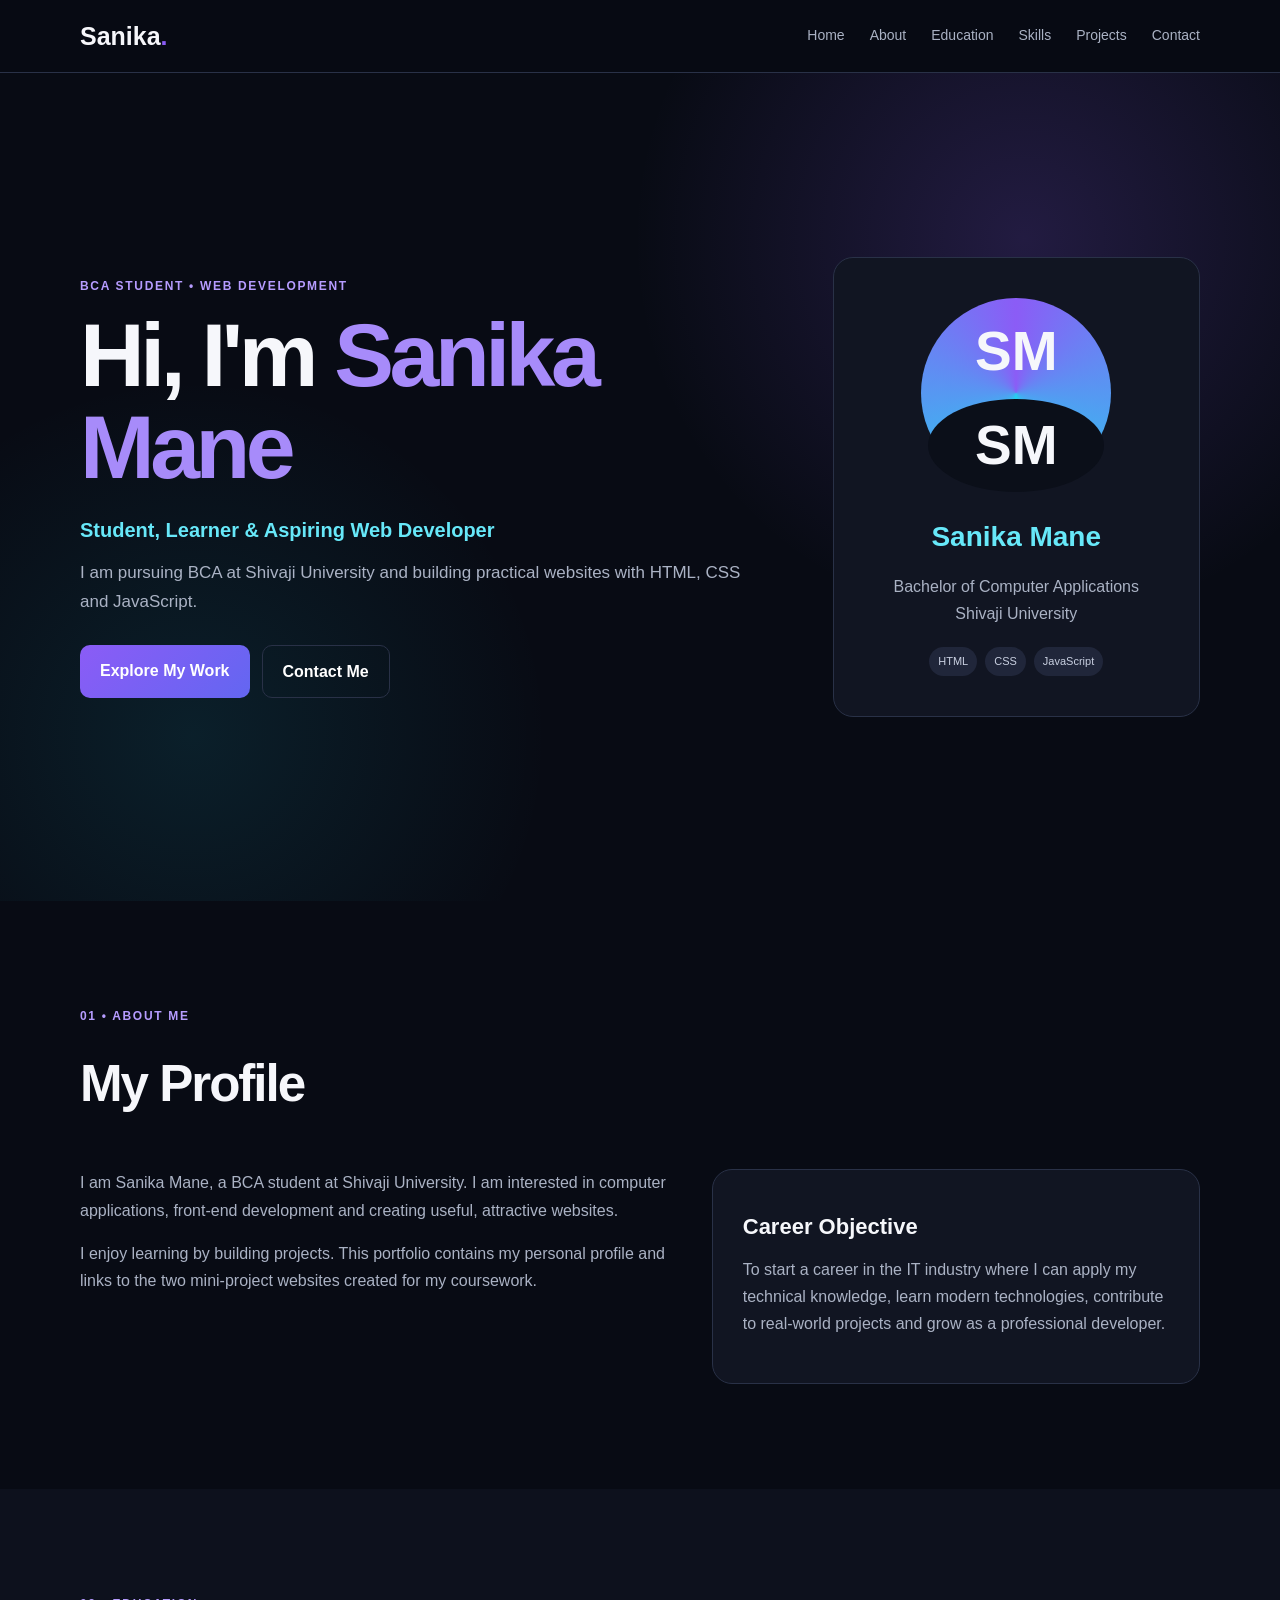
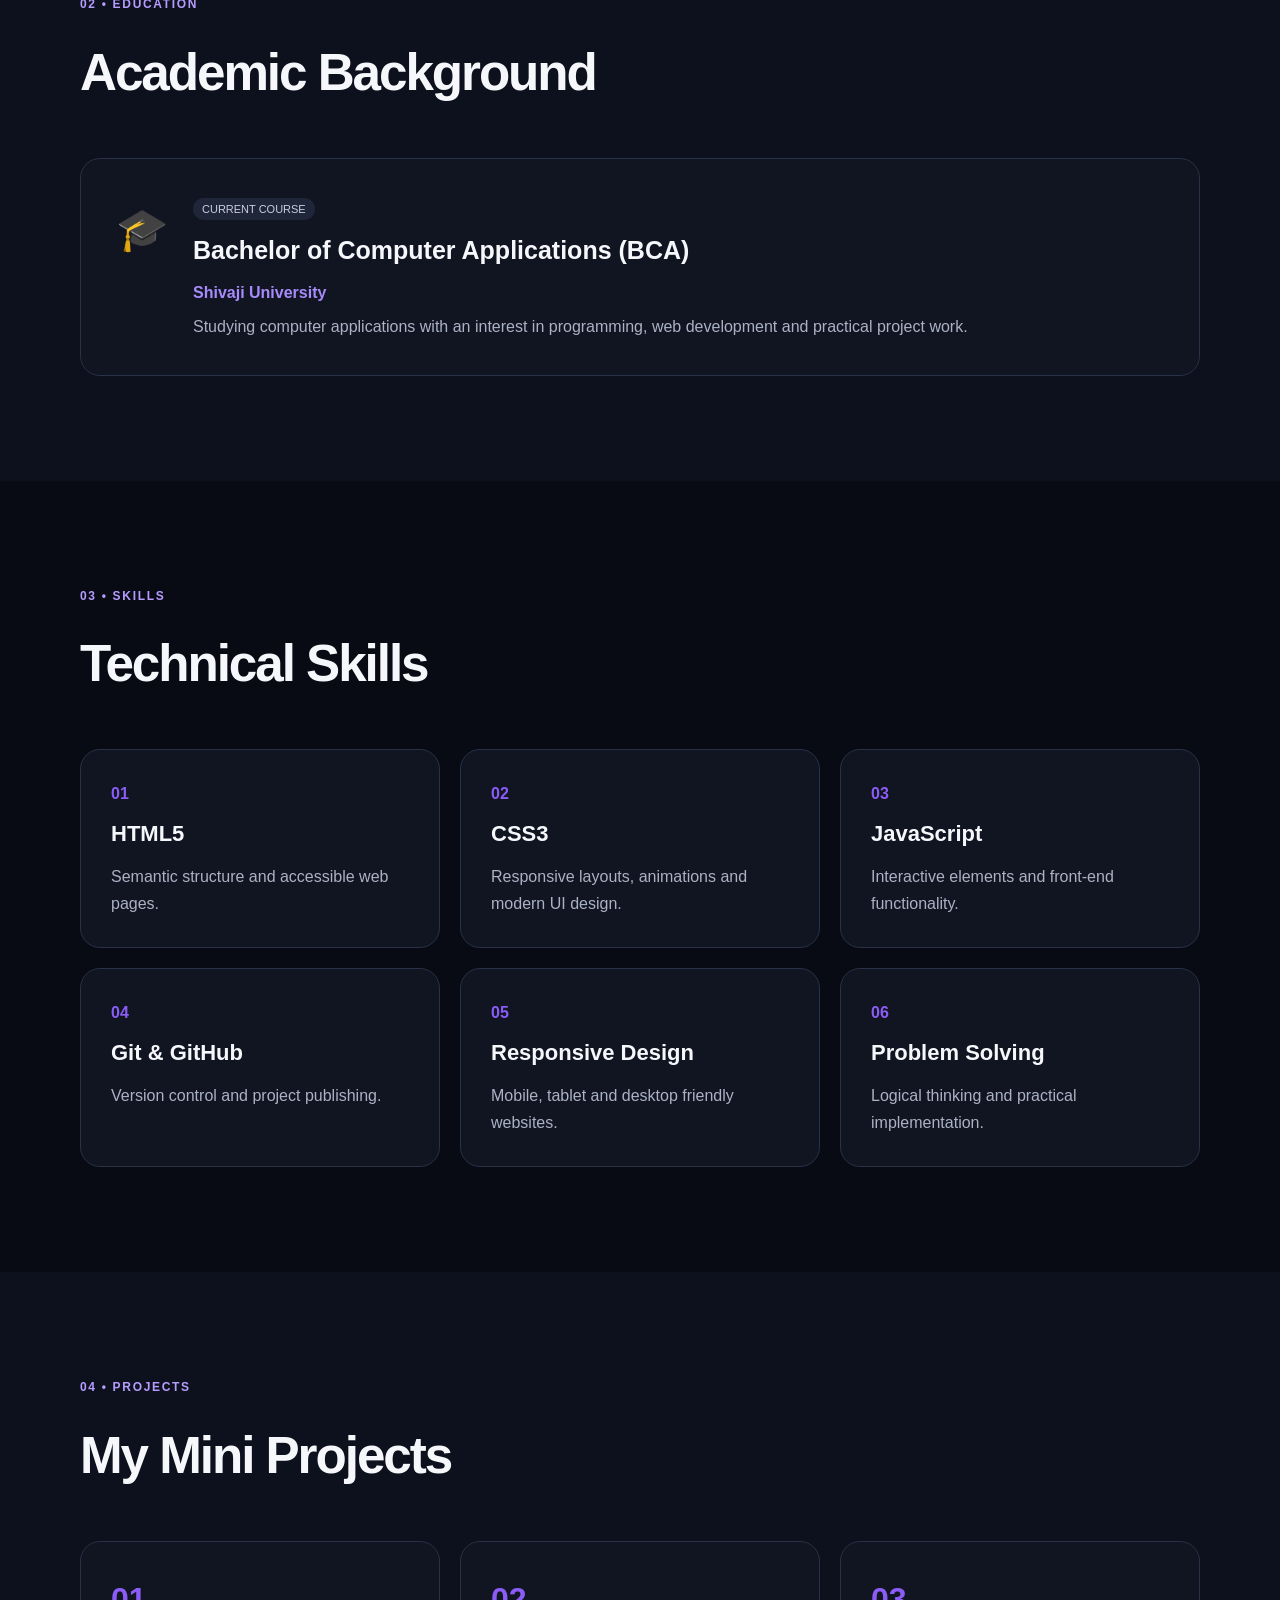
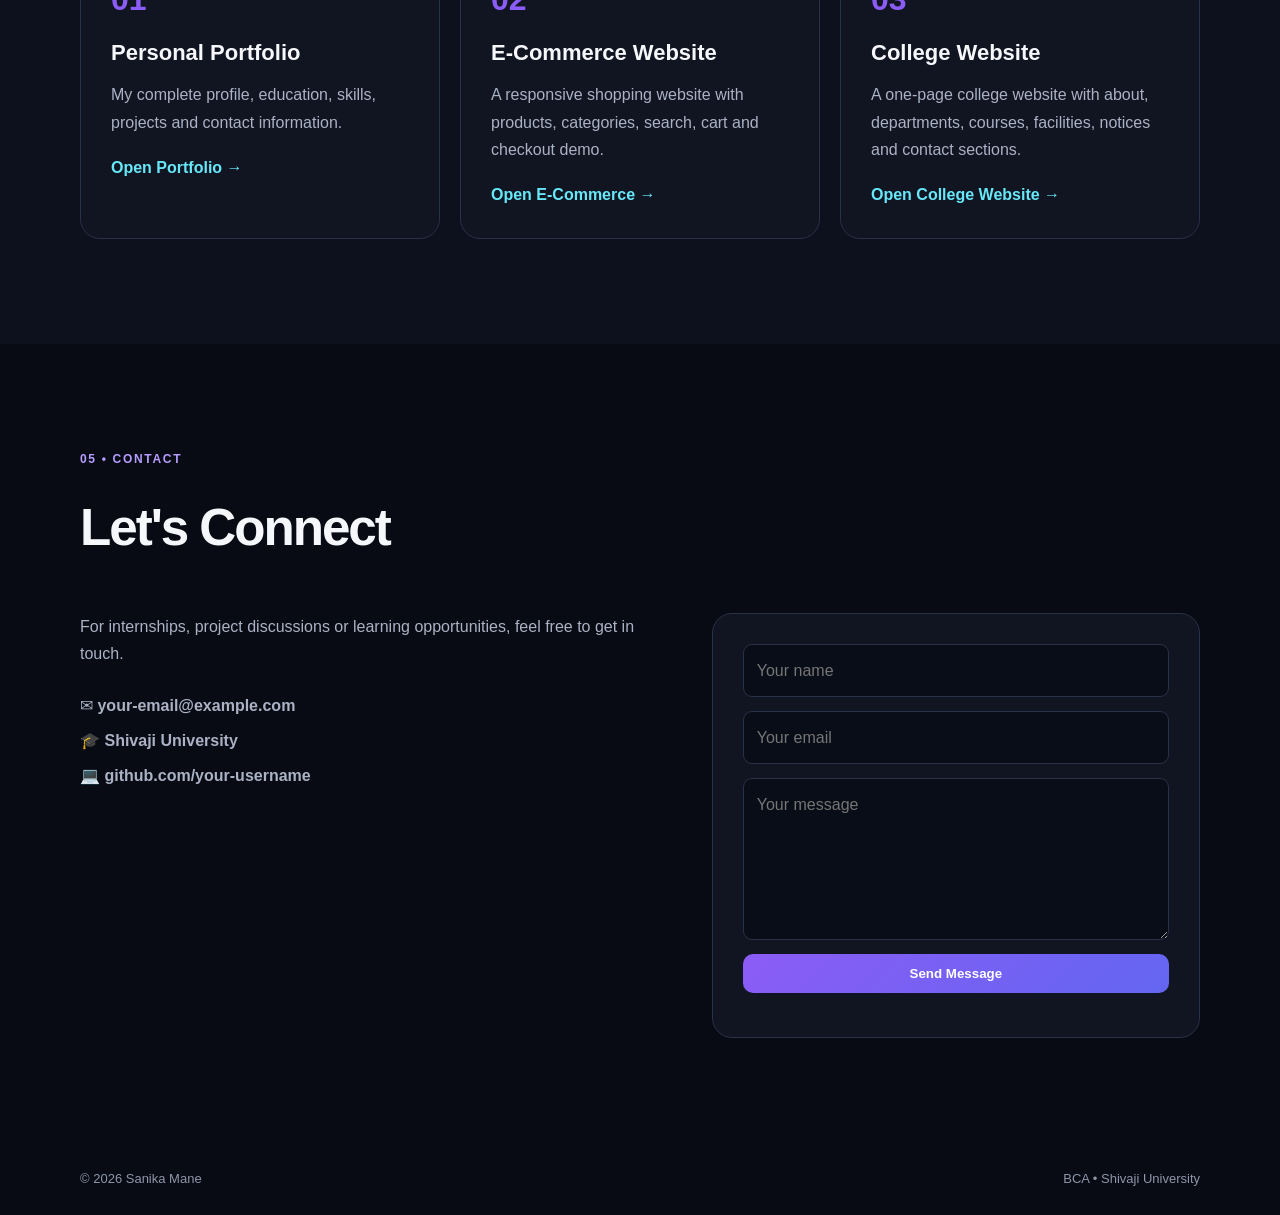
<file: index.html>
<!DOCTYPE html>
<html lang="en">
<head>
<meta charset="UTF-8">
<meta name="viewport" content="width=device-width, initial-scale=1.0">
<title>Sanika Mane | Personal Portfolio</title>
<link rel="stylesheet" href="style.css">
</head>
<body>
<header class="header">
  <nav class="nav container">
    <a class="logo" href="index.html">Sanika<span>.</span></a>
    <button class="menu" onclick="toggleMenu()">☰</button>
    <div class="nav-links" id="navLinks">
      <a href="index.html">Home</a><a href="#about">About</a><a href="#education">Education</a>
      <a href="#skills">Skills</a><a href="#projects">Projects</a><a href="#contact">Contact</a>
    </div>
  </nav>
</header>

<main>
<section class="hero">
  <div class="container hero-grid">
    <div>
      <p class="eyebrow">BCA STUDENT • WEB DEVELOPMENT</p>
      <h1>Hi, I'm <span>Sanika Mane</span></h1>
      <h2>Student, Learner & Aspiring Web Developer</h2>
      <p class="lead">I am pursuing BCA at Shivaji University and building practical websites with HTML, CSS and JavaScript.</p>
      <div class="actions"><a class="btn" href="#projects">Explore My Work</a><a class="btn outline" href="#contact">Contact Me</a></div>
    </div>
    <div class="profile-card">
      <div class="avatar">SM</div>
      <h2>Sanika Mane</h2><p>Bachelor of Computer Applications</p><p>Shivaji University</p>
      <div class="profile-tags"><span>HTML</span><span>CSS</span><span>JavaScript</span></div>
    </div>
  </div>
</section>

<section id="about" class="section">
<div class="container">
  <p class="eyebrow">01 • ABOUT ME</p><h2 class="section-title">My Profile</h2>
  <div class="two-col">
    <div><p>I am Sanika Mane, a BCA student at Shivaji University. I am interested in computer applications, front-end development and creating useful, attractive websites.</p>
    <p>I enjoy learning by building projects. This portfolio contains my personal profile and links to the two mini-project websites created for my coursework.</p></div>
    <div class="card"><h3>Career Objective</h3><p>To start a career in the IT industry where I can apply my technical knowledge, learn modern technologies, contribute to real-world projects and grow as a professional developer.</p></div>
  </div>
</div>
</section>

<section id="education" class="section dark">
<div class="container">
  <p class="eyebrow">02 • EDUCATION</p><h2 class="section-title">Academic Background</h2>
  <div class="timeline-card"><div class="big-icon">🎓</div><div><span class="label">CURRENT COURSE</span><h3>Bachelor of Computer Applications (BCA)</h3><h4>Shivaji University</h4><p>Studying computer applications with an interest in programming, web development and practical project work.</p></div></div>
</div>
</section>

<section id="skills" class="section">
<div class="container">
  <p class="eyebrow">03 • SKILLS</p><h2 class="section-title">Technical Skills</h2>
  <div class="cards-3">
    <div class="card"><b>01</b><h3>HTML5</h3><p>Semantic structure and accessible web pages.</p></div>
    <div class="card"><b>02</b><h3>CSS3</h3><p>Responsive layouts, animations and modern UI design.</p></div>
    <div class="card"><b>03</b><h3>JavaScript</h3><p>Interactive elements and front-end functionality.</p></div>
    <div class="card"><b>04</b><h3>Git & GitHub</h3><p>Version control and project publishing.</p></div>
    <div class="card"><b>05</b><h3>Responsive Design</h3><p>Mobile, tablet and desktop friendly websites.</p></div>
    <div class="card"><b>06</b><h3>Problem Solving</h3><p>Logical thinking and practical implementation.</p></div>
  </div>
</div>
</section>

<section id="projects" class="section dark">
<div class="container">
  <p class="eyebrow">04 • PROJECTS</p><h2 class="section-title">My Mini Projects</h2>
  <div class="cards-3">
    <article class="project card"><span class="number">01</span><h3>Personal Portfolio</h3><p>My complete profile, education, skills, projects and contact information.</p><a class="text-link" href="index.html">Open Portfolio →</a></article>
    <article class="project card"><span class="number">02</span><h3>E-Commerce Website</h3><p>A responsive shopping website with products, categories, search, cart and checkout demo.</p><a class="text-link" href="ecommerce.html">Open E-Commerce →</a></article>
    <article class="project card"><span class="number">03</span><h3>College Website</h3><p>A one-page college website with about, departments, courses, facilities, notices and contact sections.</p><a class="text-link" href="college.html">Open College Website →</a></article>
  </div>
</div>
</section>

<section id="contact" class="section">
<div class="container">
  <p class="eyebrow">05 • CONTACT</p><h2 class="section-title">Let's Connect</h2>
  <div class="two-col">
    <div><p>For internships, project discussions or learning opportunities, feel free to get in touch.</p>
      <div class="contact-list"><p>✉ <strong>your-email@example.com</strong></p><p>🎓 <strong>Shivaji University</strong></p><p>💻 <strong>github.com/your-username</strong></p></div>
    </div>
    <form class="card form" onsubmit="demoSubmit(event)"><input required placeholder="Your name"><input required type="email" placeholder="Your email"><textarea required rows="5" placeholder="Your message"></textarea><button class="btn">Send Message</button><small id="formMsg"></small></form>
  </div>
</div>
</section>
</main>
<footer><div class="container footer-flex"><span>© <span id="year"></span> Sanika Mane</span><span>BCA • Shivaji University</span></div></footer>
<script src="script.js"></script>
</body>
</html>
</file>
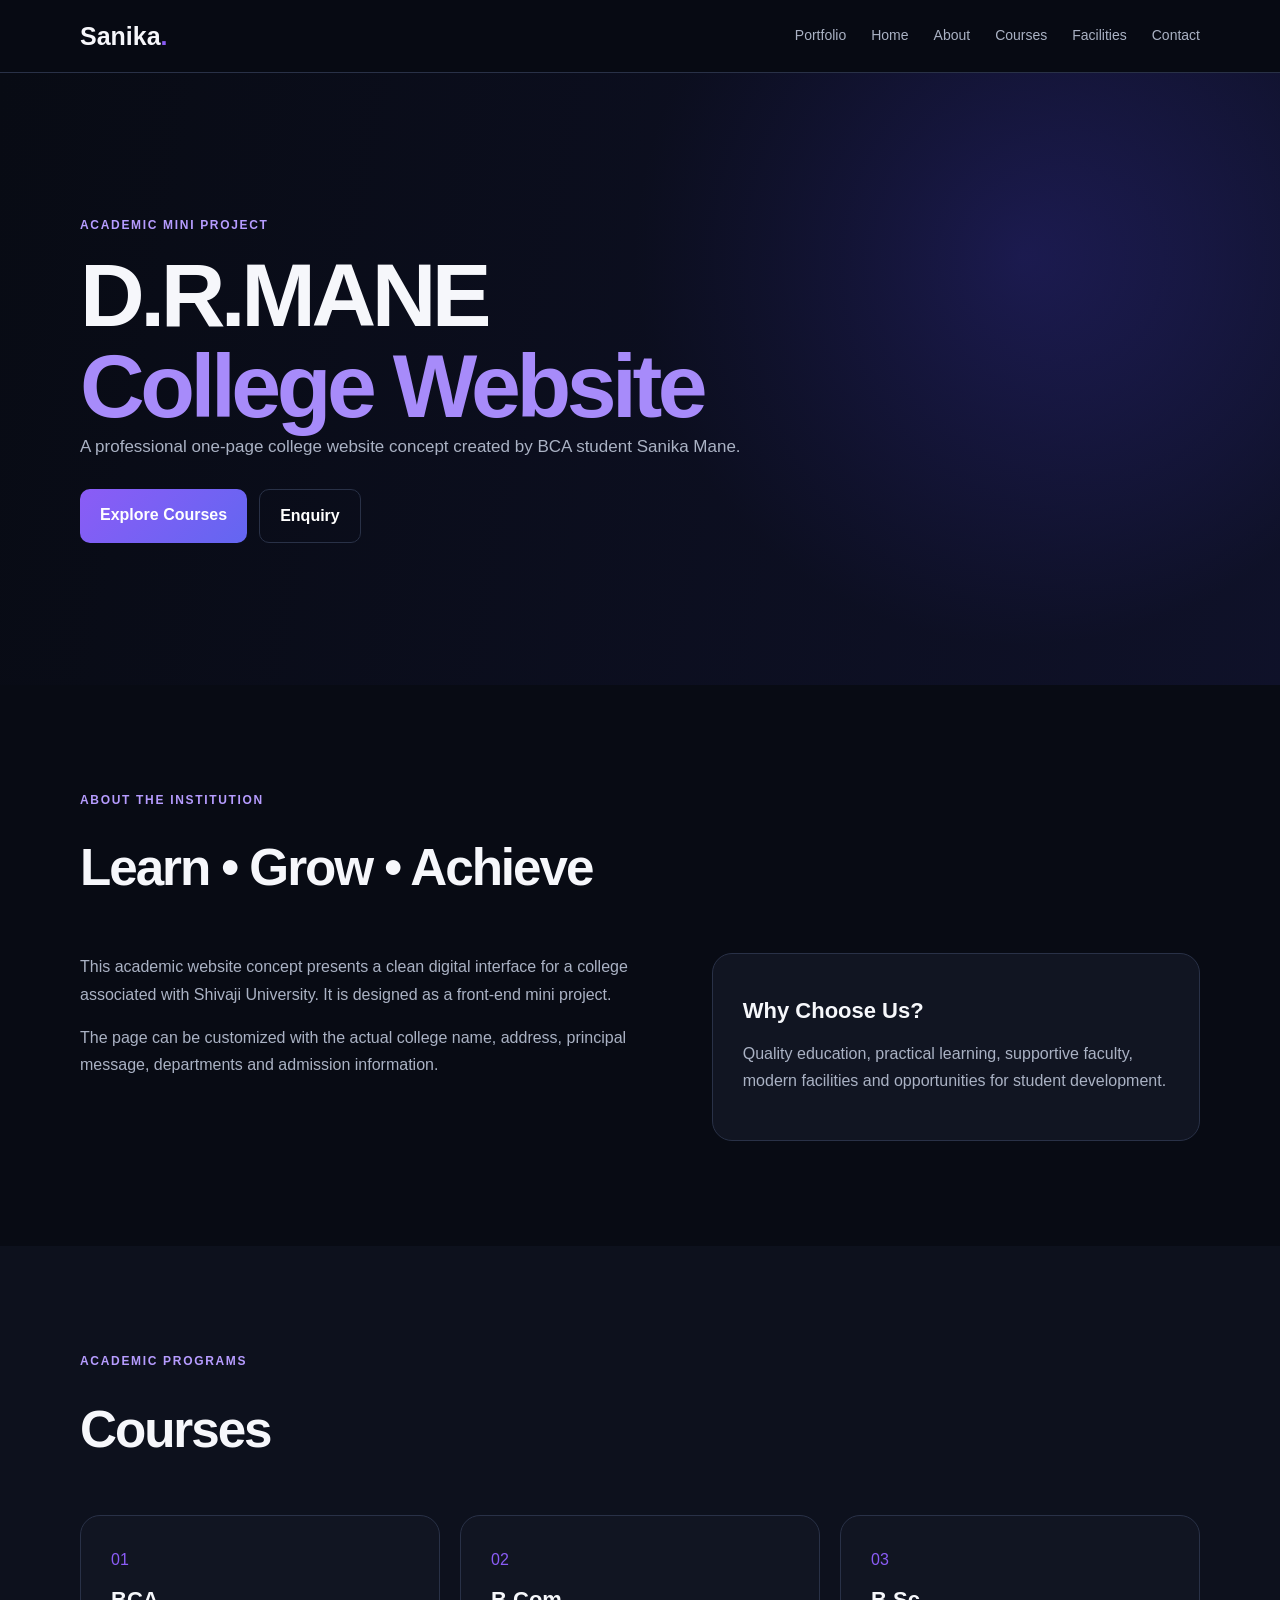
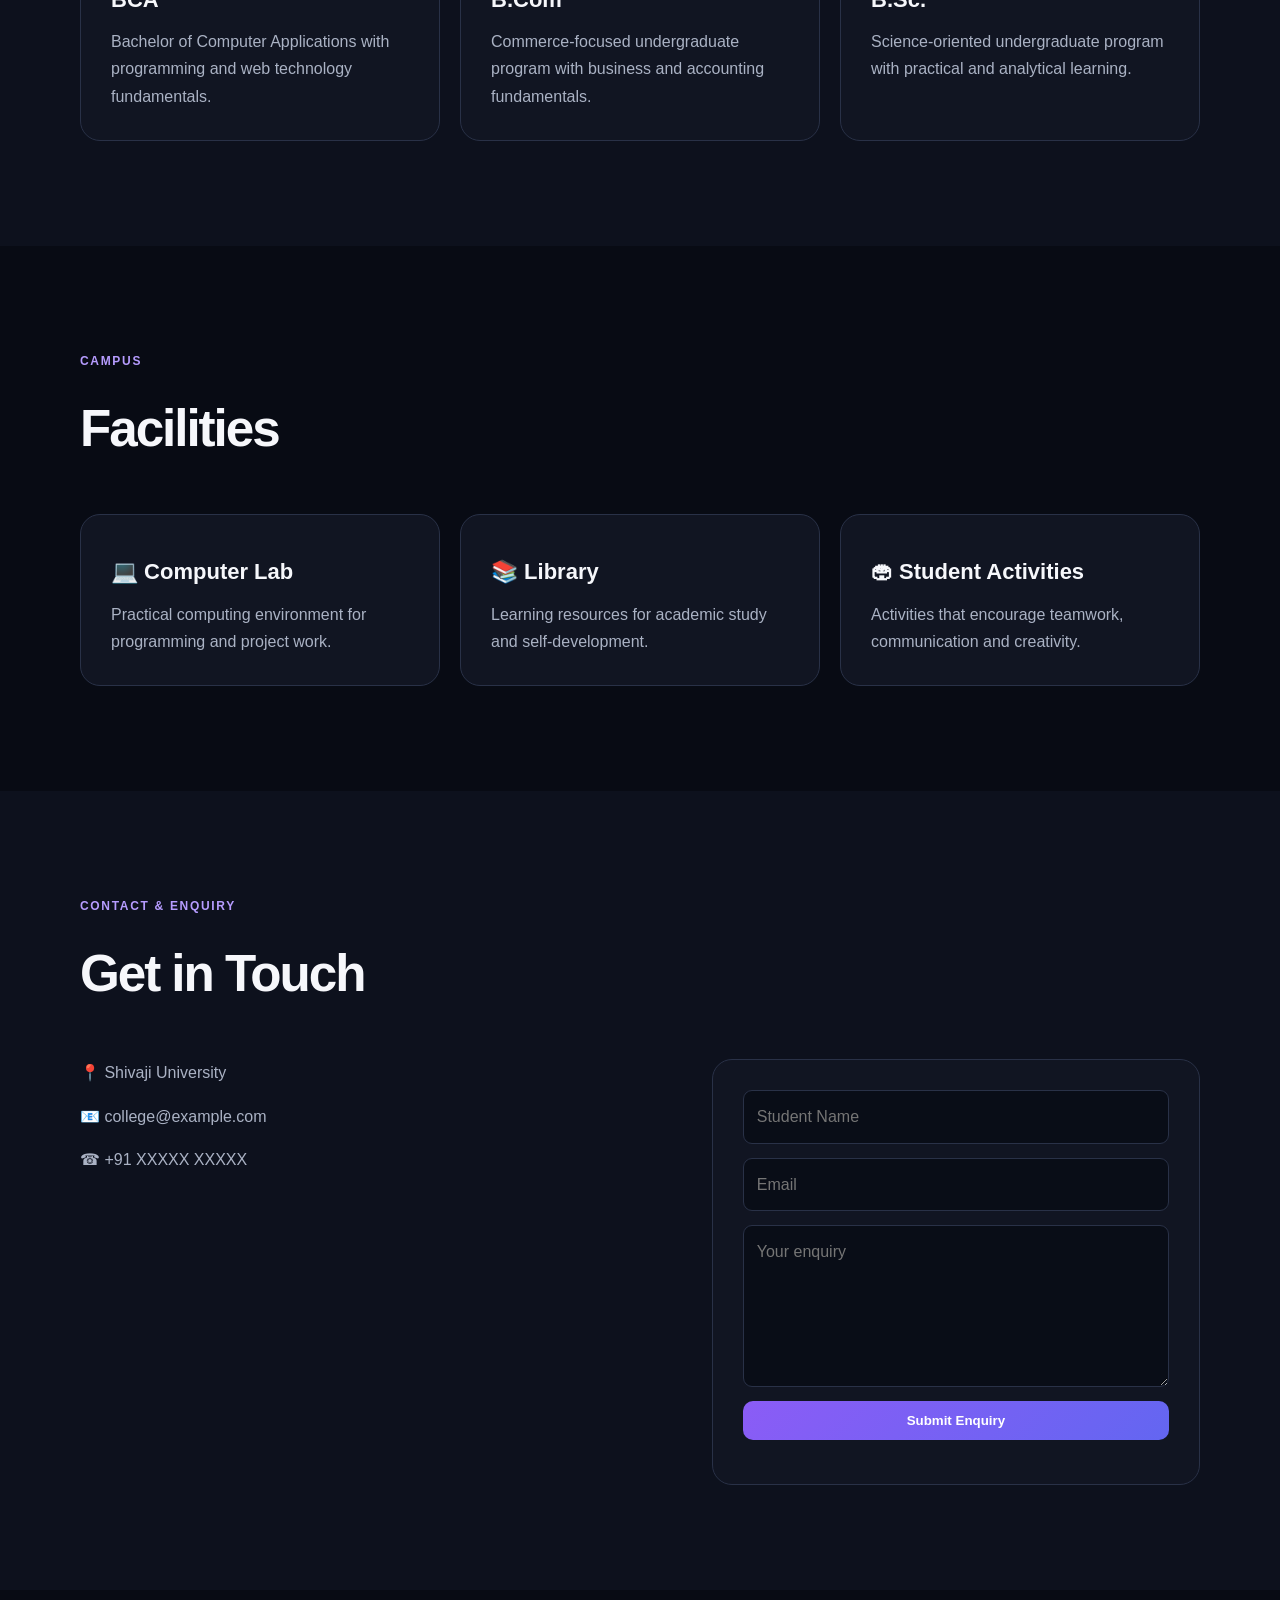
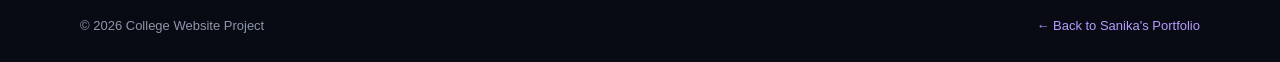
<file: college.html>
<!DOCTYPE html>
<html lang="en">
<head>
<meta charset="UTF-8"><meta name="viewport" content="width=device-width, initial-scale=1.0">
<title>D.R.MANE | Project Website</title><link rel="stylesheet" href="style.css">
</head>
<body>
<header class="header"><nav class="nav container"><a class="logo" href="index.html">Sanika<span>.</span></a><button class="menu" onclick="toggleMenu()">☰</button><div class="nav-links" id="navLinks"><a href="index.html">Portfolio</a><a href="#college-home">Home</a><a href="#about-college">About</a><a href="#courses">Courses</a><a href="#facilities">Facilities</a><a href="#contact-college">Contact</a></div></nav></header>

<section id="college-home" class="college-hero"><div class="container"><p class="eyebrow">ACADEMIC MINI PROJECT</p><h1>D.R.MANE<br><span>College Website</span></h1><p class="lead">A professional one-page college website concept created by BCA student Sanika Mane.</p><div class="actions"><a class="btn" href="#courses">Explore Courses</a><a class="btn outline" href="#contact-college">Enquiry</a></div></div></section>

<section id="about-college" class="section"><div class="container"><p class="eyebrow">ABOUT THE INSTITUTION</p><h2 class="section-title">Learn • Grow • Achieve</h2><div class="two-col"><div><p>This academic website concept presents a clean digital interface for a college associated with Shivaji University. It is designed as a front-end mini project.</p><p>The page can be customized with the actual college name, address, principal message, departments and admission information.</p></div><div class="card"><h3>Why Choose Us?</h3><p>Quality education, practical learning, supportive faculty, modern facilities and opportunities for student development.</p></div></div></div></section>

<section id="courses" class="section dark"><div class="container"><p class="eyebrow">ACADEMIC PROGRAMS</p><h2 class="section-title">Courses</h2><div class="cards-3"><div class="card"><span class="number">01</span><h3>BCA</h3><p>Bachelor of Computer Applications with programming and web technology fundamentals.</p></div><div class="card"><span class="number">02</span><h3>B.Com</h3><p>Commerce-focused undergraduate program with business and accounting fundamentals.</p></div><div class="card"><span class="number">03</span><h3>B.Sc.</h3><p>Science-oriented undergraduate program with practical and analytical learning.</p></div></div></div></section>

<section id="facilities" class="section"><div class="container"><p class="eyebrow">CAMPUS</p><h2 class="section-title">Facilities</h2><div class="cards-3"><div class="card"><h3>💻 Computer Lab</h3><p>Practical computing environment for programming and project work.</p></div><div class="card"><h3>📚 Library</h3><p>Learning resources for academic study and self-development.</p></div><div class="card"><h3>🏟 Student Activities</h3><p>Activities that encourage teamwork, communication and creativity.</p></div></div></div></section>

<section id="contact-college" class="section dark"><div class="container"><p class="eyebrow">CONTACT & ENQUIRY</p><h2 class="section-title">Get in Touch</h2><div class="two-col"><div><p>📍 Shivaji University</p><p>📧 college@example.com</p><p>☎ +91 XXXXX XXXXX</p></div><form class="card form" onsubmit="demoSubmit(event)"><input required placeholder="Student Name"><input required type="email" placeholder="Email"><textarea required rows="5" placeholder="Your enquiry"></textarea><button class="btn">Submit Enquiry</button><small id="formMsg"></small></form></div></div></section>

<footer><div class="container footer-flex"><span>© <span id="year"></span> College Website Project</span><a href="index.html">← Back to Sanika's Portfolio</a></div></footer>
<script src="script.js"></script>
</body></html>
</file>
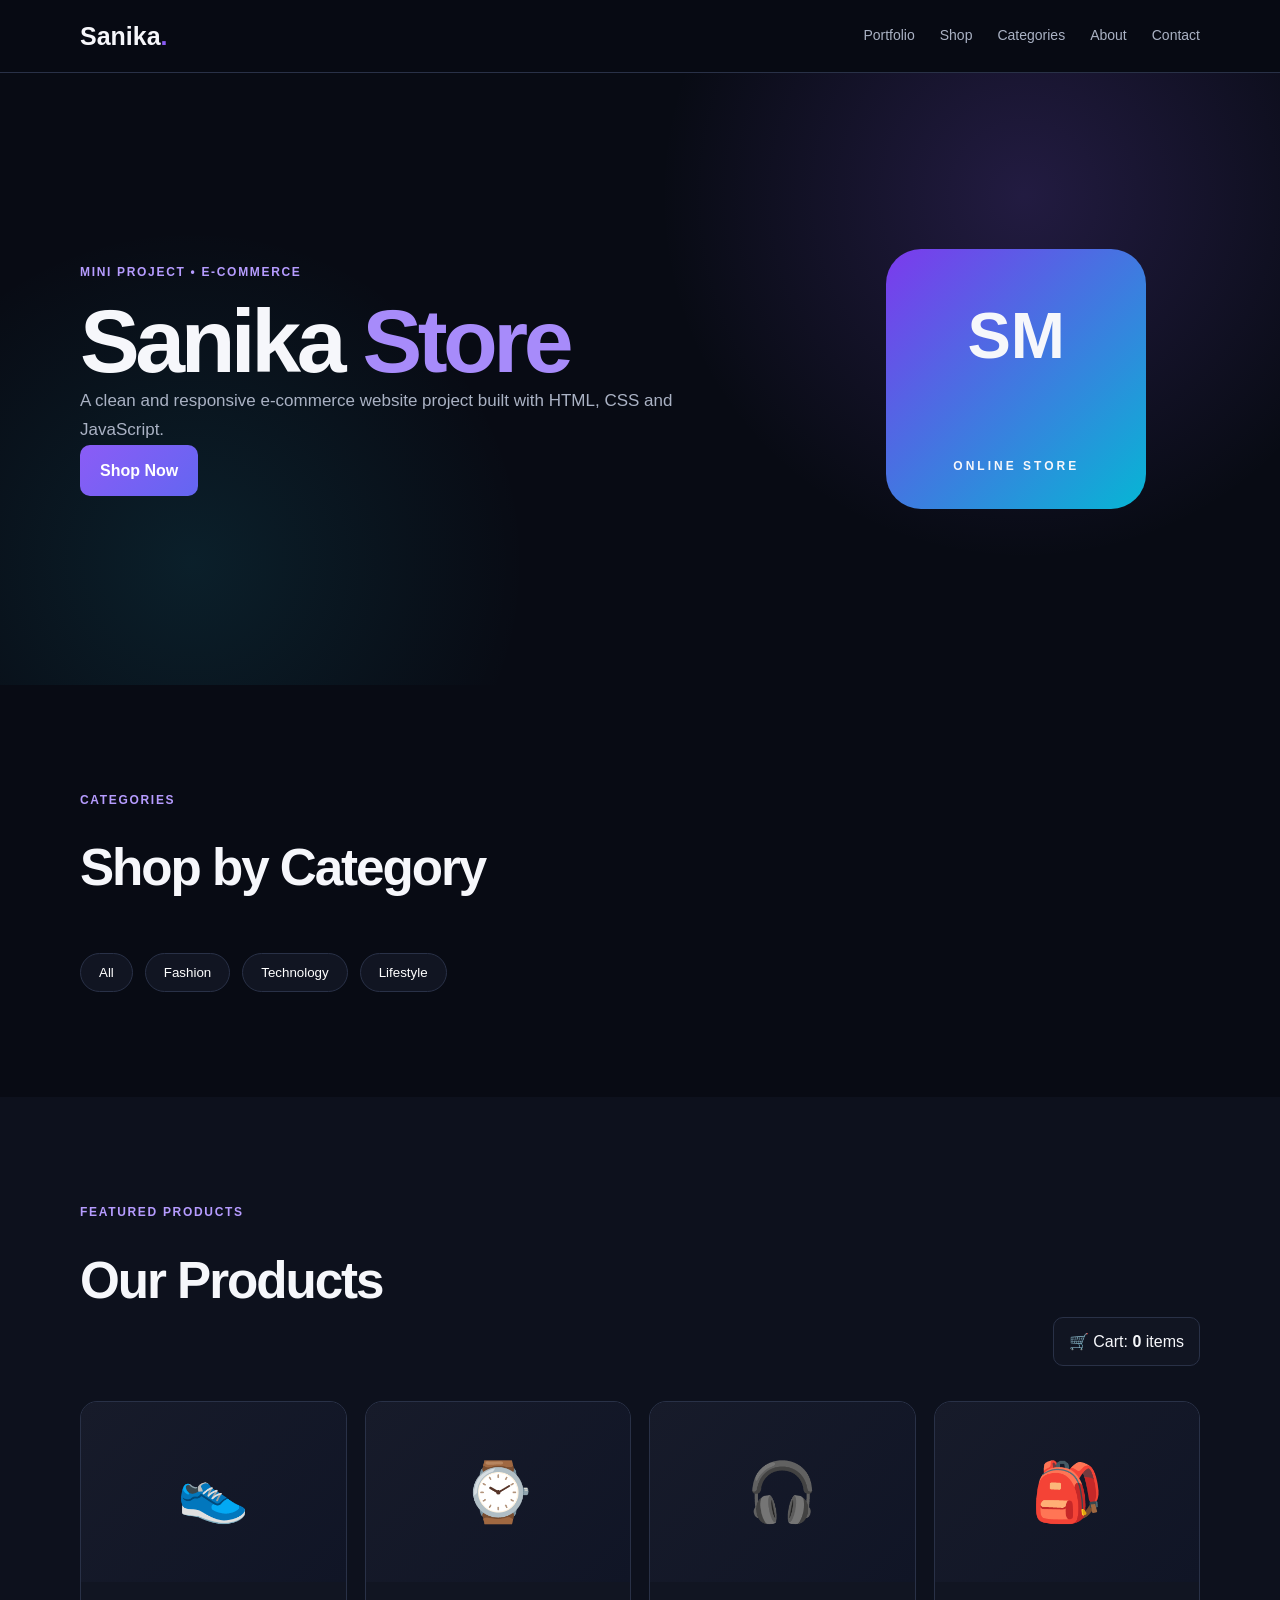
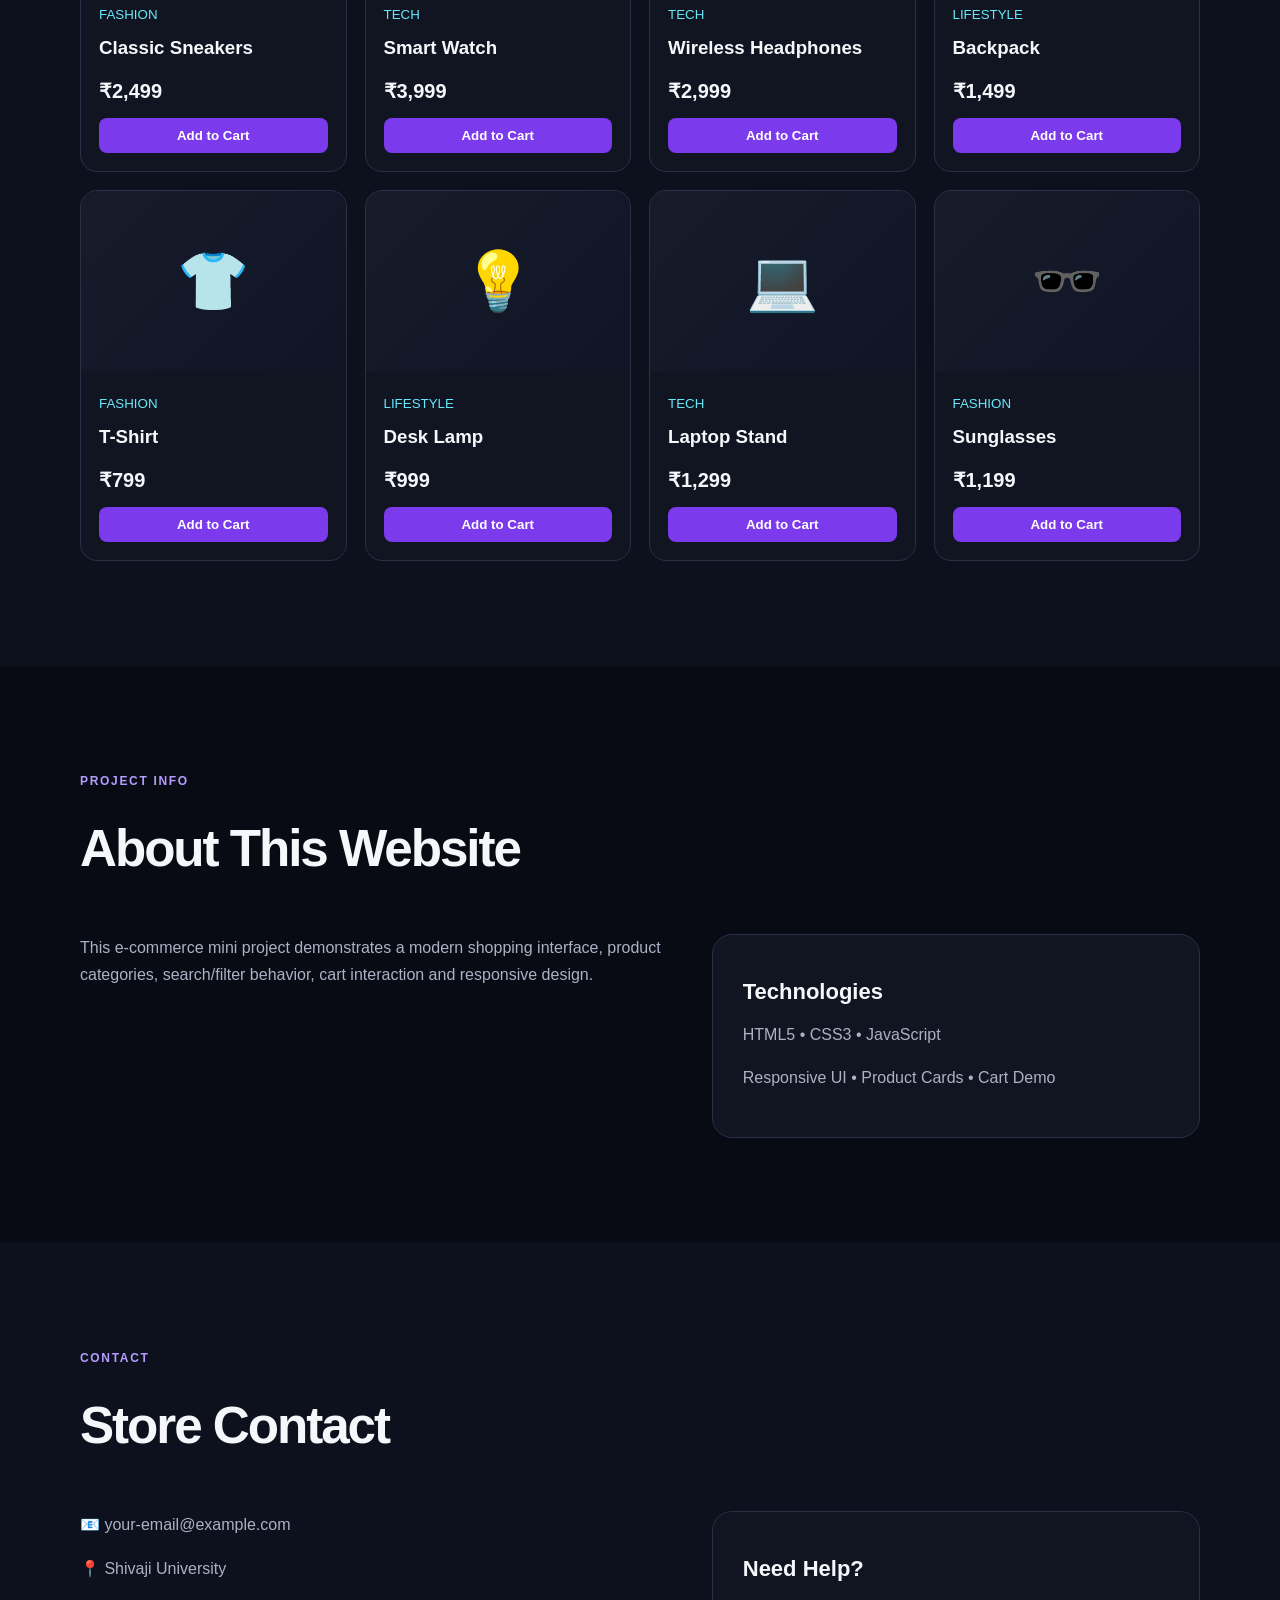
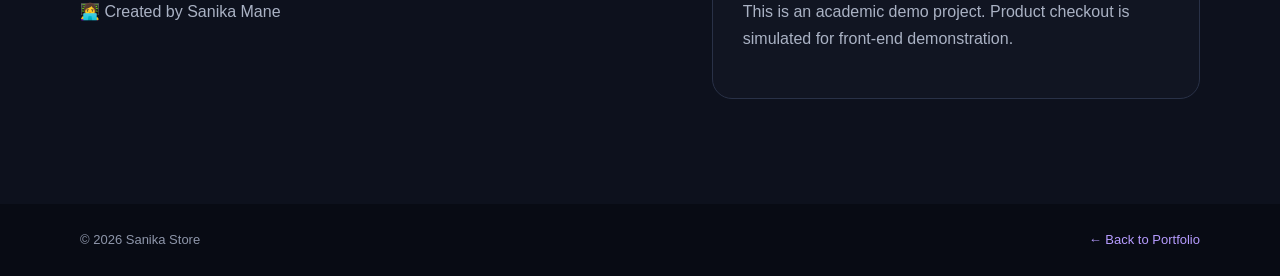
<file: ecommerce.html>
<!DOCTYPE html>
<html lang="en">
<head>
<meta charset="UTF-8"><meta name="viewport" content="width=device-width, initial-scale=1.0">
<title>Sanika Store | E-Commerce Project</title><link rel="stylesheet" href="style.css">
</head>
<body>
<header class="header"><nav class="nav container"><a class="logo" href="index.html">Sanika<span>.</span></a><button class="menu" onclick="toggleMenu()">☰</button><div class="nav-links" id="navLinks"><a href="index.html">Portfolio</a><a href="#shop">Shop</a><a href="#categories">Categories</a><a href="#about-store">About</a><a href="#contact-store">Contact</a></div></nav></header>

<section class="shop-hero"><div class="container shop-hero-inner"><div><p class="eyebrow">MINI PROJECT • E-COMMERCE</p><h1>Sanika <span>Store</span></h1><p class="lead">A clean and responsive e-commerce website project built with HTML, CSS and JavaScript.</p><a class="btn" href="#shop">Shop Now</a></div><div class="shop-badge">SM<br><small>ONLINE STORE</small></div></div></section>

<section id="categories" class="section"><div class="container"><p class="eyebrow">CATEGORIES</p><h2 class="section-title">Shop by Category</h2><div class="category-grid"><button onclick="filterProducts('all')">All</button><button onclick="filterProducts('fashion')">Fashion</button><button onclick="filterProducts('tech')">Technology</button><button onclick="filterProducts('lifestyle')">Lifestyle</button></div></div></section>

<section id="shop" class="section dark"><div class="container"><div class="shop-head"><div><p class="eyebrow">FEATURED PRODUCTS</p><h2 class="section-title">Our Products</h2></div><div class="cart-box">🛒 Cart: <b id="cartCount">0</b> items</div></div><div id="products" class="product-grid"></div></div></section>

<section id="about-store" class="section"><div class="container"><p class="eyebrow">PROJECT INFO</p><h2 class="section-title">About This Website</h2><div class="two-col"><div><p>This e-commerce mini project demonstrates a modern shopping interface, product categories, search/filter behavior, cart interaction and responsive design.</p></div><div class="card"><h3>Technologies</h3><p>HTML5 • CSS3 • JavaScript</p><p>Responsive UI • Product Cards • Cart Demo</p></div></div></div></section>

<section id="contact-store" class="section dark"><div class="container"><p class="eyebrow">CONTACT</p><h2 class="section-title">Store Contact</h2><div class="two-col"><div><p>📧 your-email@example.com</p><p>📍 Shivaji University</p><p>👩‍💻 Created by Sanika Mane</p></div><div class="card"><h3>Need Help?</h3><p>This is an academic demo project. Product checkout is simulated for front-end demonstration.</p></div></div></div></section>

<footer><div class="container footer-flex"><span>© <span id="year"></span> Sanika Store</span><a href="index.html">← Back to Portfolio</a></div></footer>
<script src="script.js"></script>
</body></html>
</file>
<file: style.css>
*{box-sizing:border-box;margin:0;padding:0}html{scroll-behavior:smooth}:root{--bg:#080b14;--surface:#111522;--surface2:#171d2c;--text:#f6f7fb;--muted:#aab2c4;--line:#293147;--purple:#8b5cf6;--cyan:#22d3ee}body{font-family:Inter,Arial,sans-serif;background:var(--bg);color:var(--text);line-height:1.7}a{text-decoration:none;color:inherit}.container{width:min(1120px,92%);margin:auto}.header{position:sticky;top:0;z-index:99;background:rgba(8,11,20,.92);backdrop-filter:blur(12px);border-bottom:1px solid var(--line)}.nav{height:72px;display:flex;align-items:center;justify-content:space-between}.logo{font:700 25px "Trebuchet MS",sans-serif}.logo span{color:var(--purple)}.nav-links{display:flex;gap:25px;color:var(--muted);font-size:14px}.nav-links a:hover{color:#fff}.menu{display:none;background:none;border:0;color:#fff;font-size:25px}.hero,.shop-hero,.college-hero{min-height:calc(100vh - 72px);display:flex;align-items:center;background:radial-gradient(circle at 80% 20%,rgba(139,92,246,.2),transparent 32%),radial-gradient(circle at 15% 80%,rgba(34,211,238,.1),transparent 28%)}.hero-grid,.shop-hero-inner{display:grid;grid-template-columns:1.3fr .7fr;gap:70px;align-items:center}.hero-grid{padding:90px 0}.eyebrow{color:#b69cff;font-weight:800;letter-spacing:.14em;font-size:12px;margin-bottom:14px}.hero h1,.shop-hero h1,.college-hero h1{font-size:clamp(3rem,7vw,5.8rem);line-height:1.02;letter-spacing:-.05em}.hero h1 span,.shop-hero h1 span,.college-hero h1 span{color:#a78bfa}.hero h2{color:#67e8f9;margin:20px 0 12px;font-size:20px}.lead{color:var(--muted);max-width:680px;font-size:17px}.actions{display:flex;gap:12px;flex-wrap:wrap;margin-top:28px}.btn{display:inline-block;border:0;border-radius:10px;padding:12px 20px;background:linear-gradient(135deg,var(--purple),#6366f1);color:#fff;font-weight:800;cursor:pointer}.btn.outline{background:transparent;border:1px solid var(--line)}.profile-card,.card{background:var(--surface);border:1px solid var(--line);border-radius:20px}.profile-card{text-align:center;padding:40px 25px}.avatar{width:190px;height:190px;margin:0 auto 25px;border-radius:50%;padding:7px;background:conic-gradient(var(--purple),var(--cyan),var(--purple));display:grid;place-items:center;font-size:55px;font-weight:900}.avatar:after{content:"SM";width:100%;height:100%;border-radius:50%;background:#0b0f19;display:grid;place-items:center}.profile-card h2{font-size:28px}.profile-card p{color:var(--muted)}.profile-tags{display:flex;justify-content:center;gap:8px;flex-wrap:wrap;margin-top:20px}.profile-tags span,.label{font-size:11px;background:#20263a;padding:5px 9px;border-radius:999px;color:#c8cfe0}.section{padding:105px 0}.dark{background:#0d111d}.section-title{font-size:clamp(2.2rem,4vw,3.5rem);letter-spacing:-.04em;margin-bottom:42px}.two-col{display:grid;grid-template-columns:1.1fr .9fr;gap:35px}.two-col>div>p{color:var(--muted);margin-bottom:16px}.card{padding:30px}.card h3{font-size:22px;margin:8px 0 10px}.card p{color:var(--muted)}.timeline-card{display:flex;gap:25px;padding:35px;background:var(--surface);border:1px solid var(--line);border-radius:20px}.big-icon{font-size:42px}.timeline-card h3{font-size:25px;margin:8px 0}.timeline-card h4{color:#a78bfa}.timeline-card p{color:var(--muted);margin-top:6px}.cards-3{display:grid;grid-template-columns:repeat(3,1fr);gap:20px}.cards-3 .card{transition:.2s}.cards-3 .card:hover{transform:translateY(-5px);border-color:#7355c9}.card b,.number{color:#8b5cf6}.project .number{font-size:32px;font-weight:900}.text-link{display:inline-block;margin-top:18px;color:#67e8f9;font-weight:800}.contact-list{margin-top:25px;display:grid;gap:8px}.contact-list p{color:var(--muted)}.form{display:grid;gap:14px}.form input,.form textarea{width:100%;padding:12px 13px;background:#090d17;color:#fff;border:1px solid var(--line);border-radius:9px;font:inherit;outline:none}.form input:focus,.form textarea:focus{border-color:var(--purple)}.form small{color:#86efac}.footer-flex{display:flex;justify-content:space-between;gap:20px;padding:25px 0;color:#8e96aa;font-size:13px}.footer-flex a{color:#b69cff}.shop-hero,.college-hero{min-height:68vh}.shop-hero-inner{padding:80px 0}.shop-badge{width:260px;height:260px;border-radius:35px;background:linear-gradient(135deg,#7c3aed,#06b6d4);display:grid;place-items:center;text-align:center;font-size:65px;font-weight:900;justify-self:center}.shop-badge small{font-size:12px;letter-spacing:3px}.category-grid{display:flex;gap:12px;flex-wrap:wrap}.category-grid button{padding:11px 18px;border-radius:999px;border:1px solid var(--line);background:var(--surface);color:#fff;cursor:pointer}.shop-head{display:flex;justify-content:space-between;align-items:end;margin-bottom:35px}.cart-box{background:var(--surface);border:1px solid var(--line);padding:10px 15px;border-radius:10px}.product-grid{display:grid;grid-template-columns:repeat(4,1fr);gap:18px}.product{background:var(--surface);border:1px solid var(--line);border-radius:17px;overflow:hidden}.product-visual{height:180px;display:grid;place-items:center;font-size:58px;background:linear-gradient(135deg,#171b2a,#101526)}.product-body{padding:18px}.product-body small{color:#67e8f9}.product-body h3{margin:5px 0}.price{font-size:20px;font-weight:900;margin:10px 0}.add{width:100%;padding:10px;border:0;border-radius:8px;background:#7c3aed;color:#fff;font-weight:800;cursor:pointer}.college-hero{min-height:68vh;background:linear-gradient(100deg,rgba(8,11,20,.96),rgba(18,20,50,.7)),radial-gradient(circle at 80% 30%,#4338ca,transparent 35%)}@media(max-width:850px){.nav-links{display:none;position:absolute;left:0;right:0;top:72px;background:#090d17;padding:18px 4%;flex-direction:column}.nav-links.open{display:flex}.menu{display:block}.hero-grid,.shop-hero-inner,.two-col{grid-template-columns:1fr}.profile-card{max-width:400px}.cards-3,.product-grid{grid-template-columns:1fr 1fr}.shop-head{align-items:start;gap:15px;flex-direction:column}}@media(max-width:550px){.hero h1,.shop-hero h1,.college-hero h1{font-size:3rem}.cards-3,.product-grid{grid-template-columns:1fr}.timeline-card{flex-direction:column}.footer-flex{flex-direction:column}.nav{height:65px}.nav-links{top:65px}}
</file>
